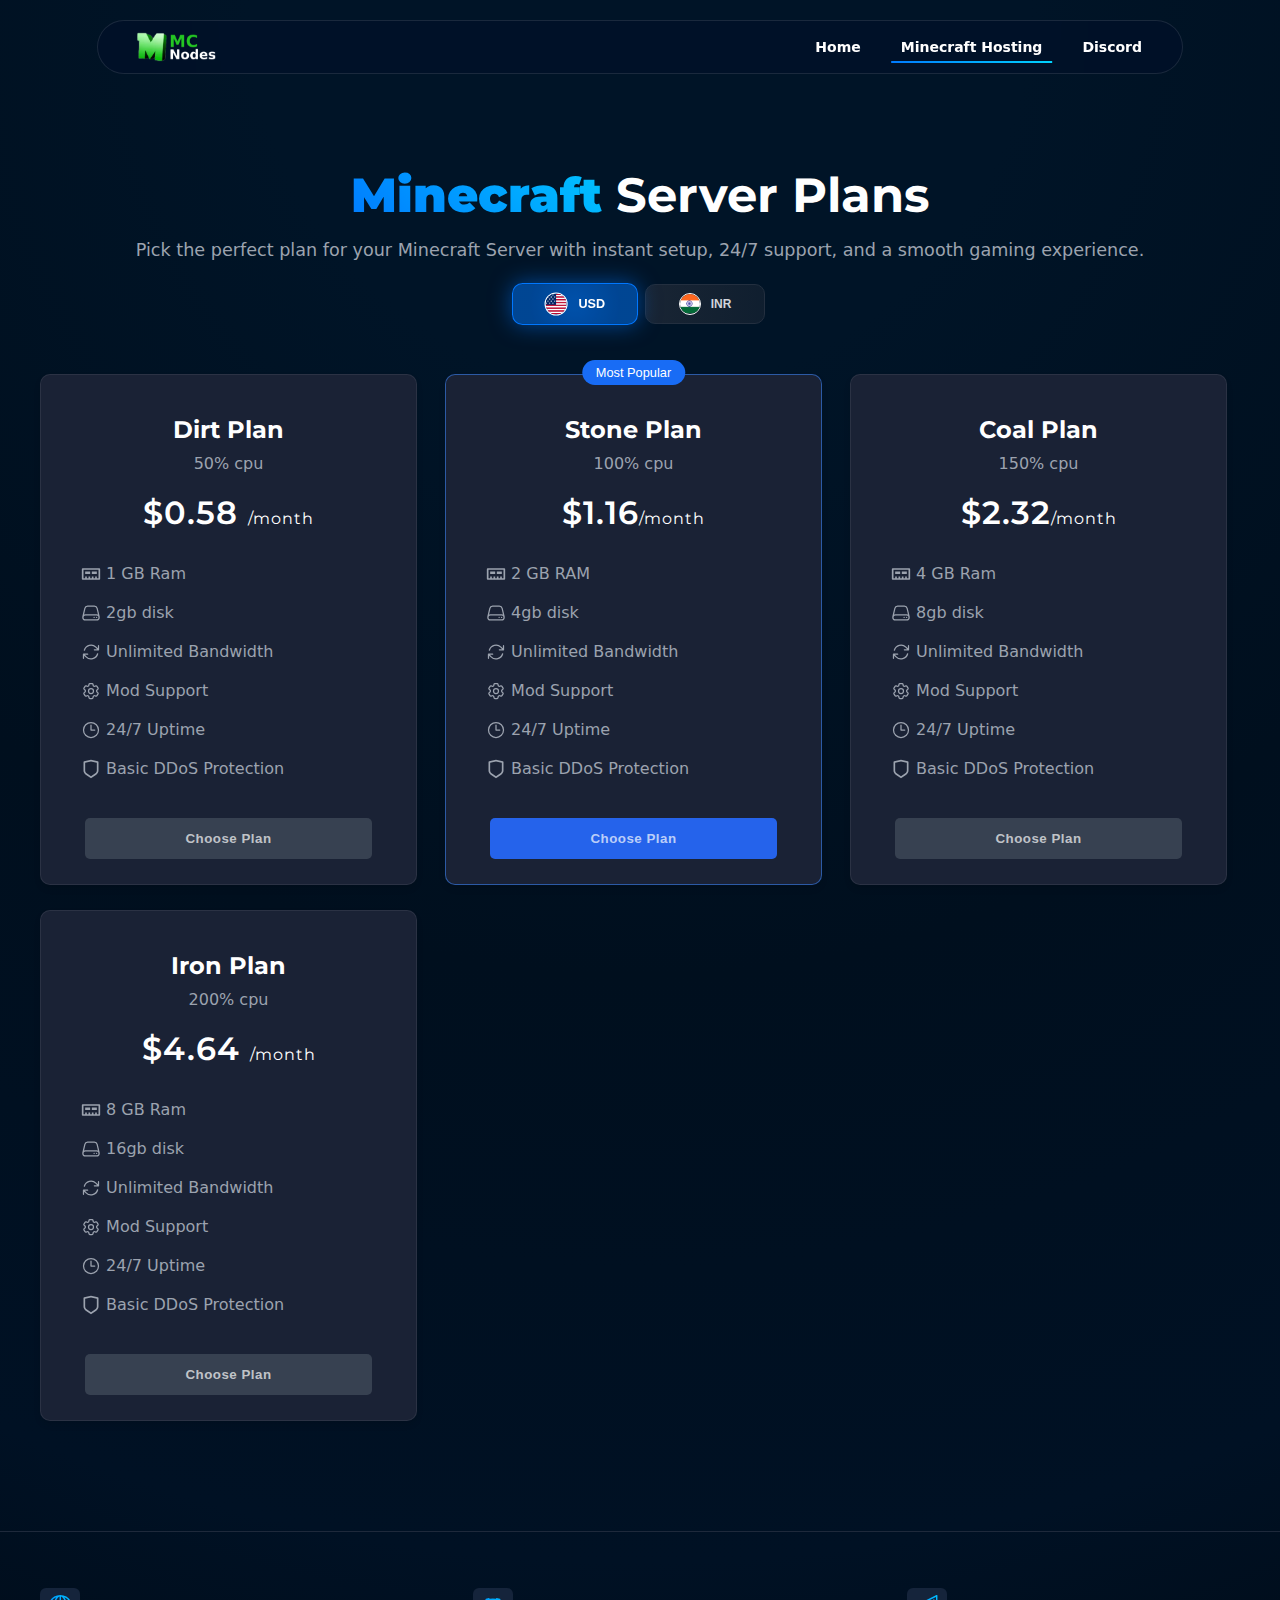
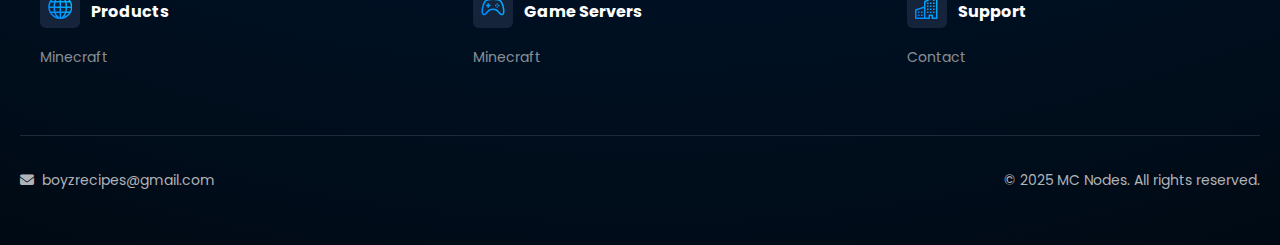
<file: minecraft.html>
<!DOCTYPE html>
<html lang="en">
<head>
    <meta charset="UTF-8">
    <meta name="viewport" content="width=device-width, initial-scale=1.0">
    <title> MC NODES - Premium Gamer Server Hosting </title>
    <meta name="keywords" content="">
    <meta name="description" content="">
    <meta name="author" content="">
    <link rel="shortcut icon" href="Assets/Logos/Fev.webp" type="image/x-icon" />
    <link rel="apple-touch-icon" href="Assets/Logos/Fev.webp">
    <link rel="stylesheet" href="Assets/Css/styles.css">
    <link rel="stylesheet" href="Assets/Css/gamesrvrs.css">
    <link rel="stylesheet" href="https://cdnjs.cloudflare.com/ajax/libs/font-awesome/6.4.2/css/all.min.css">
    <link href="https://fonts.googleapis.com/css2?family=Poppins:wght@400;500;600;700&display=swap" rel="stylesheet">
    <link href="https://fonts.googleapis.com/css2?family=Montserrat:wght@400;600;700&display=swap" rel="stylesheet">
    <link href="https://fonts.googleapis.com/css2?family=Space+Grotesk:wght@400;700&display=swap" rel="stylesheet">
    <link rel="stylesheet" href="https://cdn.jsdelivr.net/npm/bootstrap-icons/font/bootstrap-icons.css">
    <link href="https://fonts.googleapis.com/css2?family=Inter:wght@100..900&display=swap" rel="stylesheet">
    <link rel="stylesheet" href="https://cdn.jsdelivr.net/npm/bootstrap-icons/font/bootstrap-icons.css">
    <link href="https://fonts.googleapis.com/css2?family=Roboto:wght@400;700&display=swap" rel="stylesheet">


</head>
<body>
   
<header>
    <div class="logo">
        <img src="Assets/Logos/Mc nodes.png" alt="McNodesLogo" class="logo-img">
    </div>
    <nav>
        <div class="hamburger">
            <span class="bar"></span>
            <span class="bar"></span>
            <span class="bar"></span>
        </div>
        <ul>
            <li><a href="./index">Home</a></li>
            <li><a href="./minecraft" class="active">Minecraft Hosting</a></li>
            <li><a href="https://discord.gg/dSDk5SYtpT" target="_blank" rel="noopener noreferrer">Discord</a></li>
        </ul>
    </nav>
</header>

    
    <div class="container">
        <h1><strong class="game-text">Minecraft  </strong> Server Plans</h1>
        <p>Pick the perfect plan for your Minecraft Server with instant setup, 24/7 support, and a smooth gaming experience.</p>
    </div>
    <div class="locations">
              <button class="location-btn" onclick="updatePlans('USD')">
            <img src="Assets/Images/Flags/Flag_of_Usa.svg" alt="USD"> USD
        </button>
        <button class="location-btn" onclick="updatePlans('INR')">
            <img src="Assets/Images/Flags/Flag_of_India.svg" alt="INR"> INR
        </button>
    </div>
    
    <div class="plans">
        <div class="plan" id="plan-1gb">
            <h2>Dirt Plan</h2>
            <p class="cpu">50% cpu </p>
            <p class="price">$0.58 <span>/month</span></p>
            <ul>
                <li><i><svg xmlns="http://www.w3.org/2000/svg" viewBox="0 0 24 24" fill="currentColor"><path d="M3 7H21V17H19V15H17V17H15V15H13V17H11V15H9V17H7V15H5V17H3V7ZM2 5C1.44772 5 1 5.44772 1 6V18C1 18.5523 1.44772 19 2 19H22C22.5523 19 23 18.5523 23 18V6C23 5.44772 22.5523 5 22 5H2ZM11 9H5V12H11V9ZM13 9H19V12H13V9Z"></path></svg></i>  1 GB Ram </li>
                <li><i ><svg xmlns="http://www.w3.org/2000/svg" fill="none" viewBox="0 0 24 24" stroke-width="1.5" stroke="currentColor" class="size-6">
                    <path stroke-linecap="round" stroke-linejoin="round" d="M21.75 17.25v-.228a4.5 4.5 0 0 0-.12-1.03l-2.268-9.64a3.375 3.375 0 0 0-3.285-2.602H7.923a3.375 3.375 0 0 0-3.285 2.602l-2.268 9.64a4.5 4.5 0 0 0-.12 1.03v.228m19.5 0a3 3 0 0 1-3 3H5.25a3 3 0 0 1-3-3m19.5 0a3 3 0 0 0-3-3H5.25a3 3 0 0 0-3 3m16.5 0h.008v.008h-.008v-.008Zm-3 0h.008v.008h-.008v-.008Z" />
                  </svg>
                  </i>  2gb disk </li>
                <li><i ><svg xmlns="http://www.w3.org/2000/svg" fill="none" viewBox="0 0 24 24" stroke-width="1.5" stroke="currentColor" class="size-6">
                    <path stroke-linecap="round" stroke-linejoin="round" d="M16.023 9.348h4.992v-.001M2.985 19.644v-4.992m0 0h4.992m-4.993 0 3.181 3.183a8.25 8.25 0 0 0 13.803-3.7M4.031 9.865a8.25 8.25 0 0 1 13.803-3.7l3.181 3.182m0-4.991v4.99" />
                  </svg>
                  </i>  Unlimited Bandwidth</li>
                <li><i ><svg xmlns="http://www.w3.org/2000/svg" fill="none" viewBox="0 0 24 24" stroke-width="1.5" stroke="currentColor" class="size-6">
                    <path stroke-linecap="round" stroke-linejoin="round" d="M9.594 3.94c.09-.542.56-.94 1.11-.94h2.593c.55 0 1.02.398 1.11.94l.213 1.281c.063.374.313.686.645.87.074.04.147.083.22.127.325.196.72.257 1.075.124l1.217-.456a1.125 1.125 0 0 1 1.37.49l1.296 2.247a1.125 1.125 0 0 1-.26 1.431l-1.003.827c-.293.241-.438.613-.43.992a7.723 7.723 0 0 1 0 .255c-.008.378.137.75.43.991l1.004.827c.424.35.534.955.26 1.43l-1.298 2.247a1.125 1.125 0 0 1-1.369.491l-1.217-.456c-.355-.133-.75-.072-1.076.124a6.47 6.47 0 0 1-.22.128c-.331.183-.581.495-.644.869l-.213 1.281c-.09.543-.56.94-1.11.94h-2.594c-.55 0-1.019-.398-1.11-.94l-.213-1.281c-.062-.374-.312-.686-.644-.87a6.52 6.52 0 0 1-.22-.127c-.325-.196-.72-.257-1.076-.124l-1.217.456a1.125 1.125 0 0 1-1.369-.49l-1.297-2.247a1.125 1.125 0 0 1 .26-1.431l1.004-.827c.292-.24.437-.613.43-.991a6.932 6.932 0 0 1 0-.255c.007-.38-.138-.751-.43-.992l-1.004-.827a1.125 1.125 0 0 1-.26-1.43l1.297-2.247a1.125 1.125 0 0 1 1.37-.491l1.216.456c.356.133.751.072 1.076-.124.072-.044.146-.086.22-.128.332-.183.582-.495.644-.869l.214-1.28Z" />
                    <path stroke-linecap="round" stroke-linejoin="round" d="M15 12a3 3 0 1 1-6 0 3 3 0 0 1 6 0Z" />
                  </svg>
                  </i> Mod Support</li>
                <li><i><svg xmlns="http://www.w3.org/2000/svg" fill="none" viewBox="0 0 24 24" stroke-width="1.5" stroke="currentColor" class="size-6">
                    <path stroke-linecap="round" stroke-linejoin="round" d="M12 6v6h4.5m4.5 0a9 9 0 1 1-18 0 9 9 0 0 1 18 0Z" />
                  </svg>
                  </i> 24/7 Uptime</li>
                <li><i><svg xmlns="http://www.w3.org/2000/svg" viewBox="0 0 24 24" fill="currentColor"><path d="M3.78307 2.82598L12 1L20.2169 2.82598C20.6745 2.92766 21 3.33347 21 3.80217V13.7889C21 15.795 19.9974 17.6684 18.3282 18.7812L12 23L5.6718 18.7812C4.00261 17.6684 3 15.795 3 13.7889V3.80217C3 3.33347 3.32553 2.92766 3.78307 2.82598ZM5 4.60434V13.7889C5 15.1263 5.6684 16.3752 6.7812 17.1171L12 20.5963L17.2188 17.1171C18.3316 16.3752 19 15.1263 19 13.7889V4.60434L12 3.04879L5 4.60434Z"></path></svg></i> Basic DDoS Protection</li>
            </ul>
         <a href="https://discord.gg/dSDk5SYtpT" target="_blank">
  <button>Choose Plan</button>
</a>

        </div>
     <div class="plan most-popular" id="plan-2gb">
            <div class="badge">Most Popular</div>
            <h2>Stone Plan </h2>
            <p class="cpu">100% cpu</p>
            <p class="price">$1.16<span>/month</span></p>
            <ul>
                <li><i><svg xmlns="http://www.w3.org/2000/svg" viewBox="0 0 24 24" fill="currentColor"><path d="M3 7H21V17H19V15H17V17H15V15H13V17H11V15H9V17H7V15H5V17H3V7ZM2 5C1.44772 5 1 5.44772 1 6V18C1 18.5523 1.44772 19 2 19H22C22.5523 19 23 18.5523 23 18V6C23 5.44772 22.5523 5 22 5H2ZM11 9H5V12H11V9ZM13 9H19V12H13V9Z"></path></svg></i> 2 GB RAM</li>
                <li><i ><svg xmlns="http://www.w3.org/2000/svg" fill="none" viewBox="0 0 24 24" stroke-width="1.5" stroke="currentColor" class="size-6">
                    <path stroke-linecap="round" stroke-linejoin="round" d="M21.75 17.25v-.228a4.5 4.5 0 0 0-.12-1.03l-2.268-9.64a3.375 3.375 0 0 0-3.285-2.602H7.923a3.375 3.375 0 0 0-3.285 2.602l-2.268 9.64a4.5 4.5 0 0 0-.12 1.03v.228m19.5 0a3 3 0 0 1-3 3H5.25a3 3 0 0 1-3-3m19.5 0a3 3 0 0 0-3-3H5.25a3 3 0 0 0-3 3m16.5 0h.008v.008h-.008v-.008Zm-3 0h.008v.008h-.008v-.008Z" />
                  </svg>
                  </i> 4gb disk</li>
                <li><i ><svg xmlns="http://www.w3.org/2000/svg" fill="none" viewBox="0 0 24 24" stroke-width="1.5" stroke="currentColor" class="size-6">
                    <path stroke-linecap="round" stroke-linejoin="round" d="M16.023 9.348h4.992v-.001M2.985 19.644v-4.992m0 0h4.992m-4.993 0 3.181 3.183a8.25 8.25 0 0 0 13.803-3.7M4.031 9.865a8.25 8.25 0 0 1 13.803-3.7l3.181 3.182m0-4.991v4.99" />
                  </svg>
                  </i>  Unlimited Bandwidth</li>
                <li><i ><svg xmlns="http://www.w3.org/2000/svg" fill="none" viewBox="0 0 24 24" stroke-width="1.5" stroke="currentColor" class="size-6">
                    <path stroke-linecap="round" stroke-linejoin="round" d="M9.594 3.94c.09-.542.56-.94 1.11-.94h2.593c.55 0 1.02.398 1.11.94l.213 1.281c.063.374.313.686.645.87.074.04.147.083.22.127.325.196.72.257 1.075.124l1.217-.456a1.125 1.125 0 0 1 1.37.49l1.296 2.247a1.125 1.125 0 0 1-.26 1.431l-1.003.827c-.293.241-.438.613-.43.992a7.723 7.723 0 0 1 0 .255c-.008.378.137.75.43.991l1.004.827c.424.35.534.955.26 1.43l-1.298 2.247a1.125 1.125 0 0 1-1.369.491l-1.217-.456c-.355-.133-.75-.072-1.076.124a6.47 6.47 0 0 1-.22.128c-.331.183-.581.495-.644.869l-.213 1.281c-.09.543-.56.94-1.11.94h-2.594c-.55 0-1.019-.398-1.11-.94l-.213-1.281c-.062-.374-.312-.686-.644-.87a6.52 6.52 0 0 1-.22-.127c-.325-.196-.72-.257-1.076-.124l-1.217.456a1.125 1.125 0 0 1-1.369-.49l-1.297-2.247a1.125 1.125 0 0 1 .26-1.431l1.004-.827c.292-.24.437-.613.43-.991a6.932 6.932 0 0 1 0-.255c.007-.38-.138-.751-.43-.992l-1.004-.827a1.125 1.125 0 0 1-.26-1.43l1.297-2.247a1.125 1.125 0 0 1 1.37-.491l1.216.456c.356.133.751.072 1.076-.124.072-.044.146-.086.22-.128.332-.183.582-.495.644-.869l.214-1.28Z" />
                    <path stroke-linecap="round" stroke-linejoin="round" d="M15 12a3 3 0 1 1-6 0 3 3 0 0 1 6 0Z" />
                  </svg>
                  </i> Mod Support</li>
                <li><i><svg xmlns="http://www.w3.org/2000/svg" fill="none" viewBox="0 0 24 24" stroke-width="1.5" stroke="currentColor" class="size-6">
                    <path stroke-linecap="round" stroke-linejoin="round" d="M12 6v6h4.5m4.5 0a9 9 0 1 1-18 0 9 9 0 0 1 18 0Z" />
                  </svg>
                  </i> 24/7 Uptime</li>
                <li><i><svg xmlns="http://www.w3.org/2000/svg" viewBox="0 0 24 24" fill="currentColor"><path d="M3.78307 2.82598L12 1L20.2169 2.82598C20.6745 2.92766 21 3.33347 21 3.80217V13.7889C21 15.795 19.9974 17.6684 18.3282 18.7812L12 23L5.6718 18.7812C4.00261 17.6684 3 15.795 3 13.7889V3.80217C3 3.33347 3.32553 2.92766 3.78307 2.82598ZM5 4.60434V13.7889C5 15.1263 5.6684 16.3752 6.7812 17.1171L12 20.5963L17.2188 17.1171C18.3316 16.3752 19 15.1263 19 13.7889V4.60434L12 3.04879L5 4.60434Z"></path></svg></i> Basic DDoS Protection</li>
            </ul>
         <a href="https://discord.gg/dSDk5SYtpT" target="_blank">
  <button>Choose Plan</button>
</a>

        </div>
                <div class="plan" id="plan-4gb">
            <h2>Coal Plan</h2>
            <p class="cpu">150% cpu</p>
            <p class="price">$2.32<span>/month</span></p>
            <ul>
                <li><i><svg xmlns="http://www.w3.org/2000/svg" viewBox="0 0 24 24" fill="currentColor"><path d="M3 7H21V17H19V15H17V17H15V15H13V17H11V15H9V17H7V15H5V17H3V7ZM2 5C1.44772 5 1 5.44772 1 6V18C1 18.5523 1.44772 19 2 19H22C22.5523 19 23 18.5523 23 18V6C23 5.44772 22.5523 5 22 5H2ZM11 9H5V12H11V9ZM13 9H19V12H13V9Z"></path></svg></i>  4 GB Ram</li>
                <li><i ><svg xmlns="http://www.w3.org/2000/svg" fill="none" viewBox="0 0 24 24" stroke-width="1.5" stroke="currentColor" class="size-6">
                    <path stroke-linecap="round" stroke-linejoin="round" d="M21.75 17.25v-.228a4.5 4.5 0 0 0-.12-1.03l-2.268-9.64a3.375 3.375 0 0 0-3.285-2.602H7.923a3.375 3.375 0 0 0-3.285 2.602l-2.268 9.64a4.5 4.5 0 0 0-.12 1.03v.228m19.5 0a3 3 0 0 1-3 3H5.25a3 3 0 0 1-3-3m19.5 0a3 3 0 0 0-3-3H5.25a3 3 0 0 0-3 3m16.5 0h.008v.008h-.008v-.008Zm-3 0h.008v.008h-.008v-.008Z" />
                  </svg>
                  </i>  8gb disk</li>
                <li><i ><svg xmlns="http://www.w3.org/2000/svg" fill="none" viewBox="0 0 24 24" stroke-width="1.5" stroke="currentColor" class="size-6">
                    <path stroke-linecap="round" stroke-linejoin="round" d="M16.023 9.348h4.992v-.001M2.985 19.644v-4.992m0 0h4.992m-4.993 0 3.181 3.183a8.25 8.25 0 0 0 13.803-3.7M4.031 9.865a8.25 8.25 0 0 1 13.803-3.7l3.181 3.182m0-4.991v4.99" />
                  </svg>
                  </i>  Unlimited Bandwidth</li>
                <li><i ><svg xmlns="http://www.w3.org/2000/svg" fill="none" viewBox="0 0 24 24" stroke-width="1.5" stroke="currentColor" class="size-6">
                    <path stroke-linecap="round" stroke-linejoin="round" d="M9.594 3.94c.09-.542.56-.94 1.11-.94h2.593c.55 0 1.02.398 1.11.94l.213 1.281c.063.374.313.686.645.87.074.04.147.083.22.127.325.196.72.257 1.075.124l1.217-.456a1.125 1.125 0 0 1 1.37.49l1.296 2.247a1.125 1.125 0 0 1-.26 1.431l-1.003.827c-.293.241-.438.613-.43.992a7.723 7.723 0 0 1 0 .255c-.008.378.137.75.43.991l1.004.827c.424.35.534.955.26 1.43l-1.298 2.247a1.125 1.125 0 0 1-1.369.491l-1.217-.456c-.355-.133-.75-.072-1.076.124a6.47 6.47 0 0 1-.22.128c-.331.183-.581.495-.644.869l-.213 1.281c-.09.543-.56.94-1.11.94h-2.594c-.55 0-1.019-.398-1.11-.94l-.213-1.281c-.062-.374-.312-.686-.644-.87a6.52 6.52 0 0 1-.22-.127c-.325-.196-.72-.257-1.076-.124l-1.217.456a1.125 1.125 0 0 1-1.369-.49l-1.297-2.247a1.125 1.125 0 0 1 .26-1.431l1.004-.827c.292-.24.437-.613.43-.991a6.932 6.932 0 0 1 0-.255c.007-.38-.138-.751-.43-.992l-1.004-.827a1.125 1.125 0 0 1-.26-1.43l1.297-2.247a1.125 1.125 0 0 1 1.37-.491l1.216.456c.356.133.751.072 1.076-.124.072-.044.146-.086.22-.128.332-.183.582-.495.644-.869l.214-1.28Z" />
                    <path stroke-linecap="round" stroke-linejoin="round" d="M15 12a3 3 0 1 1-6 0 3 3 0 0 1 6 0Z" />
                  </svg>
                  </i> Mod Support</li>
                <li><i><svg xmlns="http://www.w3.org/2000/svg" fill="none" viewBox="0 0 24 24" stroke-width="1.5" stroke="currentColor" class="size-6">
                    <path stroke-linecap="round" stroke-linejoin="round" d="M12 6v6h4.5m4.5 0a9 9 0 1 1-18 0 9 9 0 0 1 18 0Z" />
                  </svg>
                  </i> 24/7 Uptime</li>
                <li><i><svg xmlns="http://www.w3.org/2000/svg" viewBox="0 0 24 24" fill="currentColor"><path d="M3.78307 2.82598L12 1L20.2169 2.82598C20.6745 2.92766 21 3.33347 21 3.80217V13.7889C21 15.795 19.9974 17.6684 18.3282 18.7812L12 23L5.6718 18.7812C4.00261 17.6684 3 15.795 3 13.7889V3.80217C3 3.33347 3.32553 2.92766 3.78307 2.82598ZM5 4.60434V13.7889C5 15.1263 5.6684 16.3752 6.7812 17.1171L12 20.5963L17.2188 17.1171C18.3316 16.3752 19 15.1263 19 13.7889V4.60434L12 3.04879L5 4.60434Z"></path></svg></i> Basic DDoS Protection</li>
            </ul>
         <a href="https://discord.gg/dSDk5SYtpT" target="_blank">
  <button>Choose Plan</button>
</a>

        </div>        <div class="plan" id="plan-8gb">
            <h2>Iron Plan </h2>
            <p class="cpu">200% cpu </p>
            <p class="price">$4.64 <span>/month</span></p>
            <ul>
                <li><i><svg xmlns="http://www.w3.org/2000/svg" viewBox="0 0 24 24" fill="currentColor"><path d="M3 7H21V17H19V15H17V17H15V15H13V17H11V15H9V17H7V15H5V17H3V7ZM2 5C1.44772 5 1 5.44772 1 6V18C1 18.5523 1.44772 19 2 19H22C22.5523 19 23 18.5523 23 18V6C23 5.44772 22.5523 5 22 5H2ZM11 9H5V12H11V9ZM13 9H19V12H13V9Z"></path></svg></i>  8 GB Ram </li>
                <li><i ><svg xmlns="http://www.w3.org/2000/svg" fill="none" viewBox="0 0 24 24" stroke-width="1.5" stroke="currentColor" class="size-6">
                    <path stroke-linecap="round" stroke-linejoin="round" d="M21.75 17.25v-.228a4.5 4.5 0 0 0-.12-1.03l-2.268-9.64a3.375 3.375 0 0 0-3.285-2.602H7.923a3.375 3.375 0 0 0-3.285 2.602l-2.268 9.64a4.5 4.5 0 0 0-.12 1.03v.228m19.5 0a3 3 0 0 1-3 3H5.25a3 3 0 0 1-3-3m19.5 0a3 3 0 0 0-3-3H5.25a3 3 0 0 0-3 3m16.5 0h.008v.008h-.008v-.008Zm-3 0h.008v.008h-.008v-.008Z" />
                  </svg>
                  </i> 16gb disk </li>
                <li><i ><svg xmlns="http://www.w3.org/2000/svg" fill="none" viewBox="0 0 24 24" stroke-width="1.5" stroke="currentColor" class="size-6">
                    <path stroke-linecap="round" stroke-linejoin="round" d="M16.023 9.348h4.992v-.001M2.985 19.644v-4.992m0 0h4.992m-4.993 0 3.181 3.183a8.25 8.25 0 0 0 13.803-3.7M4.031 9.865a8.25 8.25 0 0 1 13.803-3.7l3.181 3.182m0-4.991v4.99" />
                  </svg>
                  </i>  Unlimited Bandwidth</li>
                <li><i ><svg xmlns="http://www.w3.org/2000/svg" fill="none" viewBox="0 0 24 24" stroke-width="1.5" stroke="currentColor" class="size-6">
                    <path stroke-linecap="round" stroke-linejoin="round" d="M9.594 3.94c.09-.542.56-.94 1.11-.94h2.593c.55 0 1.02.398 1.11.94l.213 1.281c.063.374.313.686.645.87.074.04.147.083.22.127.325.196.72.257 1.075.124l1.217-.456a1.125 1.125 0 0 1 1.37.49l1.296 2.247a1.125 1.125 0 0 1-.26 1.431l-1.003.827c-.293.241-.438.613-.43.992a7.723 7.723 0 0 1 0 .255c-.008.378.137.75.43.991l1.004.827c.424.35.534.955.26 1.43l-1.298 2.247a1.125 1.125 0 0 1-1.369.491l-1.217-.456c-.355-.133-.75-.072-1.076.124a6.47 6.47 0 0 1-.22.128c-.331.183-.581.495-.644.869l-.213 1.281c-.09.543-.56.94-1.11.94h-2.594c-.55 0-1.019-.398-1.11-.94l-.213-1.281c-.062-.374-.312-.686-.644-.87a6.52 6.52 0 0 1-.22-.127c-.325-.196-.72-.257-1.076-.124l-1.217.456a1.125 1.125 0 0 1-1.369-.49l-1.297-2.247a1.125 1.125 0 0 1 .26-1.431l1.004-.827c.292-.24.437-.613.43-.991a6.932 6.932 0 0 1 0-.255c.007-.38-.138-.751-.43-.992l-1.004-.827a1.125 1.125 0 0 1-.26-1.43l1.297-2.247a1.125 1.125 0 0 1 1.37-.491l1.216.456c.356.133.751.072 1.076-.124.072-.044.146-.086.22-.128.332-.183.582-.495.644-.869l.214-1.28Z" />
                    <path stroke-linecap="round" stroke-linejoin="round" d="M15 12a3 3 0 1 1-6 0 3 3 0 0 1 6 0Z" />
                  </svg>
                  </i> Mod Support</li>
                <li><i><svg xmlns="http://www.w3.org/2000/svg" fill="none" viewBox="0 0 24 24" stroke-width="1.5" stroke="currentColor" class="size-6">
                    <path stroke-linecap="round" stroke-linejoin="round" d="M12 6v6h4.5m4.5 0a9 9 0 1 1-18 0 9 9 0 0 1 18 0Z" />
                  </svg>
                  </i> 24/7 Uptime</li>
                <li><i><svg xmlns="http://www.w3.org/2000/svg" viewBox="0 0 24 24" fill="currentColor"><path d="M3.78307 2.82598L12 1L20.2169 2.82598C20.6745 2.92766 21 3.33347 21 3.80217V13.7889C21 15.795 19.9974 17.6684 18.3282 18.7812L12 23L5.6718 18.7812C4.00261 17.6684 3 15.795 3 13.7889V3.80217C3 3.33347 3.32553 2.92766 3.78307 2.82598ZM5 4.60434V13.7889C5 15.1263 5.6684 16.3752 6.7812 17.1171L12 20.5963L17.2188 17.1171C18.3316 16.3752 19 15.1263 19 13.7889V4.60434L12 3.04879L5 4.60434Z"></path></svg></i> Basic DDoS Protection</li>
            </ul>
         <a href="https://discord.gg/dSDk5SYtpT" target="_blank">
  <button>Choose Plan</button>
</a>

  
        </div>
    </div>
    
    
    <footer class="footer">
        <div class="footer-container">
            <div class="footer-links">
                <div class="footer-column">
                    <h3>
                        <span class="icon-wrapper"><i class="bi bi-globe"></i></span> Products
                    </h3>
                    <ul>
                        <li><a href="./minecraft">Minecraft</a></li>
                
                    </ul>
                </div>
                <div class="footer-column">
                    <h3>
                        <span class="icon-wrapper"><i class="bi bi-controller"></i></span> Game Servers
                    </h3>
                    <ul>
                        <li><a href="./minecraft">Minecraft</a></li>
                    </ul>
                </div>
                <div class="footer-column">
                    <h3>
                        <span class="icon-wrapper"><i class="bi bi-buildings"></i></span> Support
                    </h3>
                    <ul>
                        <li><a href="https://discord.gg/dSDk5SYtpT" target="_blank" rel="noopener noreferrer">Contact</a></li>
           
                    </ul>
                </div>
                
            </div>
        </div>
    
    
    
        <div class="footer-bottom">
            <div class="footer-contact">
                <span><i class="fas fa-envelope"></i> boyzrecipes@gmail.com
</span>
            </div>
            <p>&copy; 2025 MC Nodes. All rights reserved.</p>
        </div>
    </footer>
    
    
    <script src="Assets/Js/mccurrency.js"></script>
    <script src="Assets/Js/header.js"></script>
</body>
</html>
</file>
<file: Assets/Css/styles.css>
body {
   background: radial-gradient(circle at top, rgb(0, 20, 39) 20%, rgb(0, 15, 30) 50%, rgb(0, 17, 36) 80%, rgb(0, 10, 20) 100%);
    color: white;
    font-family: Arial, sans-serif;
    margin: 0;
    padding: 0;
}

header {
    position: sticky;
    top: 20px;
    z-index: 100;
    display: flex;
    justify-content: space-between;
    align-items: center;
    padding: 6px 30px;
background: rgba(0, 15, 40, 0.589);
    border-radius: 30px;
    width: 80%;
    max-width: 1200px;
    height: 40px;
    border: 1px solid rgba(255, 255, 255, 0.1);
    backdrop-filter: blur(15px);
    -webkit-backdrop-filter: blur(15px);
    margin: 20px auto;
    transition: transform 0.2s ease-in-out, box-shadow 0.2s ease-in-out;
    font-family: Arial, sans-serif;
}



header.scrolled {
    transform: translateY(-5px) ;
  
}


.logo {
    font-size: 1.2rem;
    display: flex;
    align-items: center;
    font-weight: bold;
}

.logo img {
    width: 119px;
    height: 58px;
    margin-right: 5px;
}




nav {
    margin-left: 10px; 
}

nav ul {
    display: flex;
    gap: 20px; 
    padding: 0;
    margin: 0;
}

nav ul li {
    list-style: none;
}

nav ul li a {
    position: relative;
    color: white;
    text-decoration: none;
    font-size: 14px;
    padding: 5px 10px;
    font-weight: bold;
    font-family: system-ui, sans-serif;
    transition: color 0.3s;
}


nav ul li:not(.dropdown) > a::after {
    content: "";
    position: absolute;
    left: 50%;
    bottom: -3px;
    width: 0%;
    height: 2px;
    background: linear-gradient(to right, #007bff, #00d4ff); 
    transition: width 0.3s ease;
    transform: translateX(-50%);
}


nav ul li:not(.dropdown) > a.active::after {
    width: 100%; 
}


nav ul li:not(.dropdown) > a:hover::after {
    width: 100%;
}




.client-area, 
.dropdown-menu a {
    position: relative;
    text-decoration: none;
    transition: none;
}

.client-area::after,
.dropdown-menu a::after {
    content: none !important; 
}



nav ul {
    display: flex;
    align-items: center; 
}


nav ul li.dropdown {
    position: relative;
}

nav ul li.dropdown .client-area {
   background: rgb(0, 162, 255);
    color: white;
    padding: 10px 14px;
    border-radius: 5px;
    font-weight: bold;
    display: flex;
    align-items: center;
    justify-content: space-between;
    gap: 5px;
    text-decoration: none;
    cursor: pointer;
}

nav ul li.dropdown .arrow {
    transition: transform 0.3s ease;
    font-size: 0.5rem;
}


nav ul li .dropdown-menu {
    position: absolute;
    top: 125%; 
    left: -40px; 
    background: rgb(0, 19, 40); 
    border-radius: 5px;
    display: none; 
    flex-direction: column;
    width: max-content; 
    min-width: 180px; 
    padding: 4px 0;
    z-index: 999;
    box-shadow: 0px 4px 8px rgba(0, 0, 0, 0.3);
    border: 1px solid rgba(255, 255, 255, 0.2);
}



nav ul li .dropdown-menu li {
    list-style: none;
    padding: 0;
}

nav ul li .dropdown-menu li a {
    display: block;
    padding: 10px 15px;
    color: white;
    text-decoration: none;
    font-size: 14px;
    transition: background 0.3s;

}

nav ul li .dropdown-menu li a:hover {
    background: rgba(43, 43, 43, 0.363);
}


nav ul li.dropdown.active .dropdown-menu {
    display: block;
}


nav ul li.dropdown.active .arrow {
    transform: rotate(180deg); 
}
.hamburger {
    display: none; 
    flex-direction: column;
    cursor: pointer;
    position: absolute; 
    top: 13px; 
    right: 30px; 
}

.bar {
    height: 2px;
    width: 18px;
    background-color: white;
    margin: 2px 0;
    transition: all 0.3s ease;
}
@media (max-width: 768px) {
    nav ul {
        position: absolute;
        top: 60px;
        left: 0;
        width: 100%;
        
    background: rgb(0, 15, 40); 
        backdrop-filter: blur(15px); 
        -webkit-backdrop-filter: blur(15px);
    
        opacity: 0;
        visibility: hidden;
        transform: translateY(-20px);
        transition: opacity 0.3s ease, transform 0.3s ease;
    
        padding: 10px 0;
        border-radius: 10px;
        border: 1px solid rgba(255, 255, 255, 0.2);
    }
    nav ul li a {
        text-decoration: none; 
        -webkit-tap-highlight-color: transparent; 
        outline: none; 
    }
    
    nav ul li:not(.dropdown) > a::after {
        content: none !important;
    }
    nav ul.active {
        opacity: 1; 
        visibility: visible; 
        transform: translateY(0); 
    }

    .hamburger {
        display: flex; 
        text-decoration: none; 
        -webkit-tap-highlight-color: transparent; 
        outline: none; 
    }

    nav {
        flex-direction: column;
        align-items: flex-start; 
    }

    nav ul {
        gap: 10px;
    }

  
    .dropdown {
        display: none; 
    }


    .mobile-client-links {
        display: block;
    }
}


@media (min-width: 769px) {
    .mobile-client-links {
        display: none !important;
    }
}




.hero {
    text-align: center;
    padding: 60px 20px; 
    margin-top: -50px; 
}

.hero h1 {
    font-size: 53px; 
    font-weight: bold;
    letter-spacing: 2px; 
    color: transparent; 
     background: linear-gradient(45deg, #007bff, #00f2fe); 
    -webkit-background-clip: text;
    font-family: 'Montserrat', sans-serif;
}
.whitebold {
    color: white;
}

#particles-js {
    position: absolute;  
    width: 100%;
    height: 100%;
    top: 0;
    left: 0;
    z-index: -1;  
}


.hero p {
    font-size: 20px; 
    color: #ddd;
    margin-top: -20px;
    max-width: 600px; 
    margin-left: auto;
    margin-right: auto;
       font-family: system-ui, sans-serif;

}

.buttons {
    margin-top: 30px;
}

.btn {
    padding: 15px 23px; 
    text-decoration: none;
    border-radius: 8px; 
    font-size: 15px;
    
    display: inline-block;
    transition: all 0.3s ease; 
    margin: 0 5px; 
}
.buttons .btn i {
    font-size: 14px; 
    margin-left: 8px; 
}

.primary {
       background: linear-gradient(90deg, #0077ff, #0061e0);
    border: 1px solid #0077ff;
    box-shadow:  0 0 50px rgba(0, 119, 255, 0.452);

    color: white;

}

.primary:hover {
   background: linear-gradient(90deg, #0077ff, #0061e0);
    border: 1px solid #0077ff;
    box-shadow: 0 0 30px rgba(0, 119, 255, 0.13), 0 0 50px rgba(0, 119, 255, 0.473);
    transform: scale(1.03);
}

.primary i svg{
    height: 20px;
    width: 20px;
    margin-bottom: -5px;
  }
  .secondary {
  border: 1px solid rgba(0, 119, 255, 1);
    color: #ffffff;
    transition: background 0.3s ease, color 0.3s ease;
}

.secondary:hover {
background-color: rgba(0, 87, 209, 0.15); /* Subtle transparent blue */
    color: white;
}

.service-list {
    display: flex;
    justify-content: center;
    gap: 20px;
    margin-top: 35px;
    font-family: system-ui, sans-serif;
}

.service {
    font-size: 16px;
    color: #fff; 
    display: flex;
    align-items: center;
    gap: 8px;
}

.service i svg {
    width: 25px;
    height: 25px;
    margin-top: 5px;
 background: rgba(21, 31, 73, 0.85);
    padding: 4px;
    border-radius: 8px;
}
@media (max-width: 768px) {
    .service-list {
        flex-wrap: wrap; 
        justify-content: center;
        gap: 10px;
        flex-direction: row; 
    }

    .service {
        font-size: 14px; 
        gap: 5px;
        white-space: nowrap; 
    }

    .service i svg {
        width: 20px;
        height: 20px;
        padding: 3px;
        border-radius: 6px;
    }
}

.feature-box {
    background: rgba(15, 15, 35, 0.85); 
    padding: 20px;
    border-radius: 12px;
    text-align: left;
    transition: transform 0.4s ease;
    border: 1px solid rgba(255, 255, 255, 0.1);

}


.feature-box:hover {
    transform: translateY(-5px);
}
.hidden-features {
    display: none; 
    opacity: 0;
    transform: translateY(20px); 
    transition: opacity 0.4s ease-out, transform 0.4s ease-out;
}

.hidden-features.show {
    display: grid;
    opacity: 1;
    transform: translateY(0);
}


.show-more-container {
    display: flex;
    justify-content: center;
    margin-bottom: 40px;
    transition: transform 0.25s cubic-bezier(0.65, 0, 0.35, 1), opacity 0.2s ease-in-out;
}


.shoot-up {
    transform: translateY(-30px); 
    opacity: 0; 
}



.show-more-btn {
    padding: 12px 25px;
    background: transparent;
    border: none;
    color: #ffffff;
    font-size: 16px;
    font-weight: bold;
    cursor: pointer;
    display: flex;
    align-items: center;
    gap: 8px;
    margin-top: 10px;
    transition: color 0.3s;
}

.show-more-btn i {
    transition: transform 0.3s ease;
    color: #0077ff;
 font-size: 1.4rem;
}

.show-more-btn:hover {
    color: #ffffffa8;
}

.show-more-btn.active i {
    transform: rotate(180deg);
}


.features {
    text-align: center;
    padding: 50px 15px;
  
}

.features h2 {
    font-size: 2rem;
    font-family: 'Montserrat', sans-serif;
}
.features P {
    font-size: 1.1rem;
    font-family: system-ui, sans-serif;
}

.premium-text {
     background: linear-gradient(45deg, #007BFF, #00C6FF); 
    -webkit-background-clip: text;
    -webkit-text-fill-color: transparent;
}


.feature-grid {
    display: grid;
    grid-template-columns: repeat(3, 1fr);
    gap: 27px;
    padding: 12px;
    max-width: 1300px;
    margin: 0 auto;
    margin-bottom: 10px;
}


.feature-box i svg {
    display: flex;
    align-items: center;
    justify-content: center;
    margin-bottom: 12px; 
    
    
      background: linear-gradient(to bottom right, rgba(0, 123, 255, 0.219), #0057b300);

    padding: 8px;
    border-radius: 8px;
    width: 35px;  
    height: 35px; 
}

.feature-box h3 {
    color: #ffffff;
    font-size: 1rem;
    font-family: 'Poppins', sans-serif;
}

.feature-box p {
    font-size: 16px;
    color: rgba(252, 252, 252, 0.808);
    margin: 0;
    font-family: system-ui, sans-serif;
}
body {

    text-align: center;
}

.advancedb {
     background: linear-gradient(45deg, #007BFF, #00C6FF); 
    -webkit-background-clip: text;
    -webkit-text-fill-color: transparent;
    font-family: 'Montserrat', sans-serif;
}
.server-description {
    margin-top: 10px;
    font-family: system-ui, sans-serif;
    font-size: 1.1rem;
}



.server-resources, .server-controls {
    flex: 1;
}

.server-resources h3 {
    font-size: 18px;
    color: #ffffff;
    margin-bottom: 10px;
}

.resource-bar {
    background: #2a2f4a;
    height: 8px;
    border-radius: 5px;
    margin-top: 5px;
    overflow: hidden;
    position: relative;
}

.resource-fill {
     background: linear-gradient(45deg, #007BFF, #00C6FF); 
    height: 100%;
    border-radius: 5px;
    transition: width 1s ease-in-out; 
}

.server-resources p {
    display: flex;
    justify-content: space-between;
    color: #aaa;
    font-size: 14px;
    margin-bottom: 5px;
}


.dashboard-title {
    color: #ffffff;
    font-size: 16px;
    font-weight: bold;
    text-align: center;
}


.server-dashboard {
    background: #1d2735;
    padding: 20px;
    border-radius: 0 0 14px 14px; 
    margin: 0 auto; 
    display: flex;
    gap: 20px;
    width: 100%;
    max-width: 1100px; 
}



.server-container {
    max-width: 1150px; 
    margin: auto;
    padding: 40px 20px;
    text-align: center;
    margin-bottom: 80px;
}

.divider-line {
    border: none;
    height: 1px;
    background: #3a3f5c; 
    width: 150%; 
    max-width: 1140px; 
    margin: 0 auto; 
}


.server-header {
    background: #1d2735; 
    padding: 8px 20px;
    border-radius: 8px 8px 0 0;
    display: flex;
    align-items: center;
    position: relative;
    width: 100%;
    max-width: 1100px; 
    margin: 0 auto; 
}


.window-controls {
    position: absolute;
    left: 25px;
    top: 50%;
    transform: translateY(-50%);
    display: flex;
    gap: 6px;
}


.window-controls .dot {
    width: 12px;
    height: 12px;
    border-radius: 50%;
    display: inline-block;
}

.red { background: #ff2f24; }
.yellow { background: #ffbd2d; }
.green { background: #2fff4e; }


.dashboard-title {
    flex-grow: 1;
    text-align: center;
}

.resource-label {
    font-size: 12px;
    color: #ffffff;
}


.server-console {
    background: #111827;
    color: #00ff00;
    font-size: 12px;
    padding: 10px;
    margin-top: 30px;
   
    border-radius: 8px;
    text-align: left;
    font-family: monospace;
    display: flex;
    flex-direction: column;
}

.server-console p {
    margin: 2px 0; 
    line-height: 1.2; 
}


.server-console .starting {
    color: #4ADE80;
}

.server-console .backup {
    color: #FACC15;
}

.server-console .prompt {
    align-self: flex-start;
    white-space: nowrap;
}


.server-console .cursor {
    display: inline-block;
    width: 8px;       
    height: 1em;      
    background-color: #cccccccc;
    margin-left: 10px;
    margin-top: 1px;
    animation: blink 2s steps(1) infinite;
}

@keyframes blink {
    50% { opacity: 0; }
}

.control-buttons {
    display: grid;
    grid-template-columns: repeat(2, 1fr);
    gap: 10px;
    margin-top: 20px;
}
.control-btn {
    background: #384152;
    border: none;
    padding: 12px;
    
    color: white;
    border-radius:  8px;
    font-weight: bold;
    cursor: pointer;
}
.control-btn.active {
    background: #0077ff;
}
.control-btn i svg {
   width: 19px;
   height: 19px;
   margin-bottom: -4px;
}


.file-explorer {
    background: #161f2e;
    padding: 10px;
    border-radius:  8px;
    margin-top: 25px;
}
.Version-Manager {
    background: #161f2e;
    padding: 10px;
    border-radius:  8px;
    margin-top: 25px;
}
.Plugin-Manager {
    background: #161f2e;
    padding: 10px;
    border-radius:  8px;
    margin-top: 25px;
}
.Server-Settings {
    background: #161f2e;
    padding: 10px;
    border-radius:  8px;
    margin-top: 20px;
}
.file-entry {
    display: flex;
    justify-content: space-between;
    background: #1f2937;
    padding: 8px;
    margin-top: 5px;
    border-radius: 5px;
}
.file-entry i svg {
height: 18px;
width: 18px;
margin-bottom: -3px;
}
.file-type {
    color: #aaa;
    font-size: 12px;
}


.plugin-stat-install,
.plugin-stat-update,
.version-stat-switch,
.version-stat-current {
    color: #ffffff;
    font-size: 12px;
    border-radius: 8px;
    padding: 5px 10px;
    display: inline-block;
    cursor: pointer; 
    transition: background 0.3s ease, transform 0.2s ease; 
}


.plugin-stat-install {
     background-color: #0077ff; 
}

.plugin-stat-update {
    background-color: #4B5563; 
}

.version-stat-switch {
  background-color: #0077ff;
}

.version-stat-current {
    background-color: #4B5563; 
    cursor: not-allowed; 
    opacity: 0.7;
}


.plugin-stat-install:hover,
.plugin-stat-update:hover,
.version-stat-switch:hover {
  
    transform: scale(1.01); 
}


.Server-Settings {
    padding: 15px;
}

.Server-Settings h3 {
    margin-bottom: 15px;
}

.server-config {
    display: flex;
    align-items: center;
    justify-content: flex-start; 
    margin-bottom: 10px;
}

.server-config label {
    font-weight: bold;
    font-size: 12px; 
    width: 150px; 
    text-align: left; 
    margin-right: 10px; 
}

.server-config input {
    flex: 1;
    padding: 10px;
    border: 1px solid #1f2937; 
    border-radius: 5px;
    background-color: #1f2937; 
    color: rgb(255, 255, 255); 
    max-width: 300px;
    outline: none; 
    transition: none; 
}

.server-config input:focus {
    border: 1px solid #1f2937 !important; 
    box-shadow: none !important; 
    background-color: #1f2937 !important; 
}

.save-btn {
    display: block;
    margin-top: 25px;
    padding: 10px 15px;
    background-color: #007bff ;
    color: white;
    border: none;
    border-radius: 5px;
    cursor: pointer;
    float: right;
}

.save-btn:hover {
    background-color: #0056b3 ;
}

.file-explorer, .Version-Manager, .Server-Settings, .Plugin-Manager {
    display: none;
    opacity: 0;
    transform: translateY(20px); 
    transition: opacity 0.3s ease-out, transform 0.3s ease-out;
}


.file-explorer:first-of-type {
    display: block;
    opacity: 1;
    transform: translateY(0);
}


.fade-up {
    opacity: 1 !important;
    transform: translateY(0) !important; 
}



.server-features {
    display: flex;
    flex-wrap: wrap;          
    justify-content: space-around;
    margin-top: 30px;
    text-align: center;
    gap: 20px;                
}

.server-features i svg {
    height: 25px;
    width: 25px;
    margin-bottom: -5px;
    color: #0077ff;
    }
.server-features > div {
    
    flex: 0 0 calc(33.333% - 20px);
    box-sizing: border-box;   
    margin-bottom: 20px;      
}

.server-features h4 {
    color: #ffffff;
    font-size: 18px;
}

.server-features p {
    font-size: 16px;
    color: #dfdfdff1;
    font-family: 'Space Grotesk', sans-serif;
}

@media screen and (max-width: 768px) {
    .server-container {
        max-width: 100%;
        padding: 20px;
        margin-left: -10px; 
    }

    .server-dashboard {
        padding: 15px;
        gap: 15px;
        margin-left: -5px;
        max-width: 97%;
    }

    .server-config {
        flex-direction: column; 
        align-items: center;
        text-align: center;
        width: 100%;
    }

    .server-config label {
        width: auto;
        text-align: center;
        margin-bottom: 5px; 
    }

    .server-config input {
        width: 90%; 
        max-width: 280px;
    }

    .save-btn {
        width: 100%; 
        max-width: 200px;
        float: none; 
        margin: 20px auto;
        display: block;
    }
    .server-header {
        padding: 10px;
        flex-direction: column;
        text-align: center;
        margin-left: -5px; 
    }

    .control-buttons {
        grid-template-columns: 1fr; 
        gap: 8px;
        margin-left: -5px;
    }
}

.faq-container {
    max-width: 1100px;
    margin: 50px auto;
    padding: 20px;
   
    border-radius: 10px;
}


.faq-tabs {
    display: flex;
    justify-content: center;
    gap: 15px;
    margin-bottom: 20px;
}
.faq-title {
    font-size: 2rem;
    font-family: 'Montserrat', sans-serif;
}

.faq-subtitle {
    font-size: 1.1rem ;
    font-family: system-ui, sans-serif;
    font-weight: 400;
}

.faqred {
      background: linear-gradient(45deg, #007BFF, #00C6FF); 
    -webkit-background-clip: text;
    -webkit-text-fill-color: transparent;
}



.faq-item {
    background: #1e293b;
    padding: 15px;
    margin-bottom: 5px;
    border-radius: 4px;
    text-align: left;
    cursor: pointer;
    display: flex;
    justify-content: space-between;
    align-items: center;
    transition: 0.3s;
    border: 1px solid rgba(255, 255, 255, 0.1);
    font-size: 16px;
    font-family: 'Inter', sans-serif;
    line-height: 1.6;
    font-weight: 600;
}

.faq-item:hover {
    background: #334155;
}
.faq-content {
    max-height: 0;
    overflow: hidden;
    opacity: 0;
    transition: max-height 0.2s ease-in-out, opacity 0.2s ease-in-out, padding 0.2s ease-in-out;
    padding: 0 15px; 
    font-size: 14px;
    color: #ffffffcc;
    text-align: left;
    background: #1e293b;
    margin-bottom: 10px;
    border-radius: 0px 0px 7px 7px;
    border: 1px solid rgba(255, 255, 255, 0.1);
    line-height: 1.6;
    font-weight: 500;
    margin-top: -8px;
    font-family: 'Inter', sans-serif;
}


.faq-item.open + .faq-content {
    max-height: 500px; 
    opacity: 1;
    padding: 15px; 
}



.faq-item i {
    transition: transform 0.3s ease;
}

.faq-item.open i {
    transform: rotate(180deg);
}


.support-buttons {
    margin-top: 30px;
    display: flex;
    justify-content: center;
    gap: 20px;
}


.support-btn {
    background: linear-gradient(135deg, #0f172a, #1e293b);
    color: white;
    padding: 14px 15px;
    border-radius: 50px; 
    text-decoration: none;
    font-weight: bold;
    font-size: 16px;
    letter-spacing: 0.5px;
    display: flex;
    align-items: center;
    gap: 10px;
    transition: all 0.3s ease-in-out;
    border: 2px solid transparent;
    box-shadow: 0px 4px 15px rgba(0, 0, 0, 0.2);
    position: relative;
    overflow: hidden;
}

.support-btndiscord {
    background: linear-gradient(135deg, #404EED, #404EED);


    color: white;
    padding: 14px 15px;
    border-radius: 50px; 
    text-decoration: none;
    font-weight: bold;
    font-size: 16px;
    letter-spacing: 0.5px;
    display: flex;
    align-items: center;
    gap: 10px;
    transition: all 0.3s ease-in-out;
    border: 2px solid transparent;
    box-shadow: 0px 4px 15px rgba(0, 0, 0, 0.2);
    position: relative;
    overflow: hidden;
}


.support-btn:hover {
    transform: translateY(-3px) scale(1.05);
    border-color: rgba(255, 255, 255, 0.13);
}
.support-btndiscord:hover {
    transform: translateY(-3px) scale(1.05);
    border-color: #5864e2;

}


.support-btn::before,
.support-btndiscord::before {
    content: "";
    position: absolute;
    top: -50%;
    left: -50%;
    width: 200%;
    height: 200%;
    background: radial-gradient(circle, rgba(255, 255, 255, 0.15) 10%, transparent 50%);
    transform: rotate(30deg);
  
}



.support-btn:hover::before {
    opacity: 1;
}


.support-btn svg {
    transition: transform 0.3s ease-in-out;
}

.support-btn:hover svg {
    transform: scale(1.2);
}



.support-footer {
    margin-top: 50px;
    font-size: 20px;
    color: #ffffff;
    font-weight: 500;
    font-family: 'Poppins', sans-serif;
}

.faq-item i {
    margin: 0 5px;
       color: #3b82f6;
}

.footer {
    background: transparent;
    color: white;
    padding: 40px 20px;
    font-family: 'Poppins', sans-serif;
    border-top: 1px solid #1e293b;
}

.footer-container {
    display: flex;
    justify-content: space-between;
    align-items: flex-start;
    max-width: 1200px;
    margin: auto;
    flex-wrap: wrap;
    
}


.icon-wrapper {
    display: inline-flex;
    justify-content: center;
    align-items: center;
    width: 40px; 
    height: 40px;
    background-color: #15243b;
    border-radius: 15%; 
    margin-right: 8px;
}

.icon-wrapper i {
    background: linear-gradient(45deg, #007BFF, #00C6FF); 
    -webkit-background-clip: text;
    -webkit-text-fill-color: transparent;
    font-size: 24px;
}

.social-icons {
    margin-top: 10px;
}

.social-icons i {
    font-size: 18px;
    margin-right: 10px;
    cursor: pointer;
    transition: 0.3s;
}


.footer-links {
    display: flex;
    justify-content: flex-start; 
    align-items: flex-start;
    width: 100%;
    gap: 100px; 
    flex-wrap: wrap;
    text-align: left; 
    margin-bottom: 50px;
}



.footer-column {
    flex: 1;
    min-width: 150px;
}

.footer-column h3 {
    font-size: 16px;
    margin-bottom: 10px;
    color: #ffffff;
}

.footer-column ul {
    list-style: none;
    padding: 0;
}

.footer-column ul li {
    margin-bottom: 15px;
}

.footer-column a {
    color: #ffffff8c;
    font-size: 14px;
    text-decoration: none;
    transition: 0.3s;
}

.footer-column a:hover {
     color: #007BFF;
}

.footer-bottom {
    margin-top: 30px;
    border-top: 1px solid #1e293b;
    padding-top: 20px;
    text-align: center;
    font-size: 14px;
    color: #b0b3b8;
    display: flex;
    justify-content: space-between;
    align-items: center;
    flex-wrap: wrap;
    max-width: 1280px;
    margin: auto;
}

.footer-contact {
    display: flex;
    gap: 20px;
}

.footer-contact span {
    display: flex;
    align-items: center;
    gap: 8px;
}
@media (max-width: 768px) {
    .footer {
        padding: 30px 15px;
        text-align: center;
    }

    .footer-container {
        flex-direction: column;
        align-items: center;
        text-align: center;
    }

    .footer-links {
        flex-direction: column;
        gap: 30px; 
        align-items: center;
        text-align: center;
        margin-bottom: 30px;
    }

    .footer-column {
        min-width: 100%;
    }

    .footer-column h3 {
        font-size: 18px;
    }

    .footer-column ul {
        padding: 0;
    }

    .footer-column ul li {
        margin-bottom: 10px;
    }

    .social-icons {
        display: flex;
        justify-content: center;
        gap: 15px;
        margin-top: 20px;
    }

    .social-icons i {
        font-size: 20px;
    }

    .footer-bottom {
        flex-direction: column;
        text-align: center;
        gap: 15px;
        padding-top: 15px;
    }

    .footer-contact {
        flex-direction: column;
        gap: 10px;
        align-items: center;
    }
}


@media (max-width: 768px) {
    header {
        flex-direction: column;
        height: auto; 
        padding: 10px 20px;
        justify-content: flex-start; 
    }

    .logo {
        font-size: 1rem; 
        align-self: flex-start; 
    }
    



    nav ul {
        flex-direction: column;
        gap: 10px;
    }

    nav ul li {
        width: 100%;
        text-align: left; 
        font-size: 1.5rem;
        padding-left: 30px; 
    }

    .testimonials h2 {
        font-size: 24px; 
    }

    .testimonials p {
        font-size: 0.9em; 
    }

    .testimonial-slider {
        height: 150px;
    }

    .hero h1 {
        font-size: 36px; 
    }

    .hero p {
        font-size: 18px; 
    }

    .buttons {
        flex-direction: column;
        align-items: center; 
    }

    .btn {
        width: 70%; 
        margin: 10px 0; 
    }

    .feature-grid {
        grid-template-columns: 1fr; 
        gap: 20px; 
    }

    .footer-container {
        flex-direction: column; 
    }

    .footer-icon i {
        font-size: 1.5rem; 
    }
}


@media (min-width: 769px) and (max-width: 1024px) {
    header {
        padding: 10px 20px; 
        justify-content: flex-start; 
    }

    .logo {
        font-size: 1.1rem; 
        align-self: flex-start; 
    }

    nav ul {
        gap: 15px;
    }

    .testimonials h2 {
        font-size: 28px; 
    }

    .testimonials p {
        font-size: 1em; 
    }

    .hero h1 {
        font-size: 42px; 
    }

    .hero p {
        font-size: 19px; 
    }

    .feature-grid {
        grid-template-columns: repeat(2, 1fr); 
    }
}
</file>
<file: Assets/Css/gamesrvrs.css>
.container {
    text-align: center;
    padding: 40px 20px;
    
}
h1 {
    font-size: 3rem;
    font-family: 'Montserrat', sans-serif;
}
.game-text {
         background: linear-gradient(45deg, #007BFF, #00C6FF); 
    -webkit-background-clip: text;
    -webkit-text-fill-color: transparent;
  }
.container p {
    color: #9ca3af;
    margin-top: -1rem;
    margin-bottom: -1rem;
    font-family: system-ui, sans-serif;
       font-size: 1.1rem;
}
.locations {
    display: flex; 
    justify-content: center; 
    align-items: center; 
    flex-wrap: wrap;
    gap: 10px;
    max-width: 100%; 
    margin: 0 auto 50px; 
}

.location-btn {
    display: flex;
    align-items: center;
    justify-content: center;
    gap: 10px;
    padding: 8px 12px;
    width: 120px; 
    height: 40px;
    border-radius: 10px;
    background: transparent;
    color: white;
    font-weight: bold;
    cursor: pointer;
    font-size: 12px;
    transition: all 0.3s ease-in-out;
    white-space: nowrap;
    text-align: center;
}
.location-btn.active {
    background: radial-gradient(circle, rgba(0, 119, 255, 0.6) 10%, rgba(0, 119, 255, 0.5) 70%);
    box-shadow: 0 0 20px rgba(0, 119, 255, 0.521);
    border: 1px solid rgba(0, 119, 255, 1);
    transform: scale(1.05); 
}
.location-btn:not(.active) {
    background: linear-gradient(90deg, rgba(31, 41, 55, 0.8), rgba(31, 41, 55, 0.5));
    border: 1px solid rgb(35, 47, 63);
    color: #d1d5db;
    box-shadow: none;
}
.location-btn img {
    width: 20px;
    height: 20px;
    border-radius: 50%;
    border: 1px solid #ffffff;
}


.plans {
    display: grid;
    grid-template-columns: repeat(3, 1fr);
    gap: 15px;
    justify-content: center;
    align-items: start;
    padding: 0 20px;
    max-width: 1200px;
    margin: 0 auto 100px auto; 
}


.plan {
    background-color: #1a2235;
    padding: 20px;
    border-radius: 10px;
    border: 1px solid #ffffff13;
    box-shadow: 0 4px 6px rgba(0, 0, 0, 0.1);
    width: 100%;
    max-width: 335px; 
    position: relative;
    transition: transform 0.2s ease-in-out; 
    margin-bottom: 10px;
}
.plan:hover {
    transform: translateY(-5px); 
}

@media (max-width: 1024px) {
    .plans {
        grid-template-columns: repeat(2, 1fr); 
        max-width: 90%;
        margin: auto;
    }
}

@media (max-width: 680px) {
    .plans {
        grid-template-columns: 1fr; 
        max-width: 80%; 
        margin: 0 auto; 
        display: flex;
        flex-direction: column;
        align-items: center;
    }

    .plans .plan-card { 
        max-width: 90%; 
        padding: 15px;
    }
}


.plan h2 {
    font-size: 1.5rem;
       font-family: 'Nunito', 'Montserrat', 'Rubik', sans-serif;
    font-weight: 700;
}
.plan p {
    margin-top: -10px;
    color: #9ca3af;
    font-weight: 500;
    font-family: system-ui, sans-serif;
}
.plan .price {
    color: #ffffff;
    font-size: 2rem;
    font-weight: 700;
    margin-top: 20px;
    font-family: 'Nunito', 'Montserrat', 'Rubik', sans-serif;
    font-weight: 600;
    letter-spacing: 1px; 
}
.plan .price span {
    font-size: 1rem;
    font-weight: 400;
}
.plan ul {
    list-style: none;
    padding-left: 20px; 
    margin-top: 20px;
    color: #9ca3af;
    text-align: left;
    font-weight: 500;
    font-family: system-ui, sans-serif;
}

.plan ul li {
    margin-bottom: 20px;
}
.plan ul li i svg {
    height: 20px;
    width: 20px;
    margin-bottom: -5px;
}
.plan button {
    margin-top: 20px;
    width: auto; 
    padding: 13px 100px;
    background-color: #374151;
    color: rgba(255, 255, 255, 0.699);
    border: none;
    border-radius: 5px;
    cursor: pointer;
    margin-bottom: 5px;
    font-weight: 600;
    letter-spacing: 0.5px; 

}

.plan button:hover {
    background-color: #4b5563;
}
.most-popular {
     border: 1px solid #3b83f694;
}
.most-popular .badge {
    position: absolute;
    top: -15px; 
    left: 50%;
    transform: translateX(-50%);
    background-color: #186cf5;
    color: white;
    font-size: 0.8rem; 
    padding: 5px 14px;
    border-radius: 15px; 
}

.most-popular button {
    background-color: #2563eb;
}
.most-popular button:hover {
    background-color: #2563eb;
}
@media (min-width: 768px) {
    .plans {
        flex-direction: row;
        justify-content: center;
    }
}
</file>
